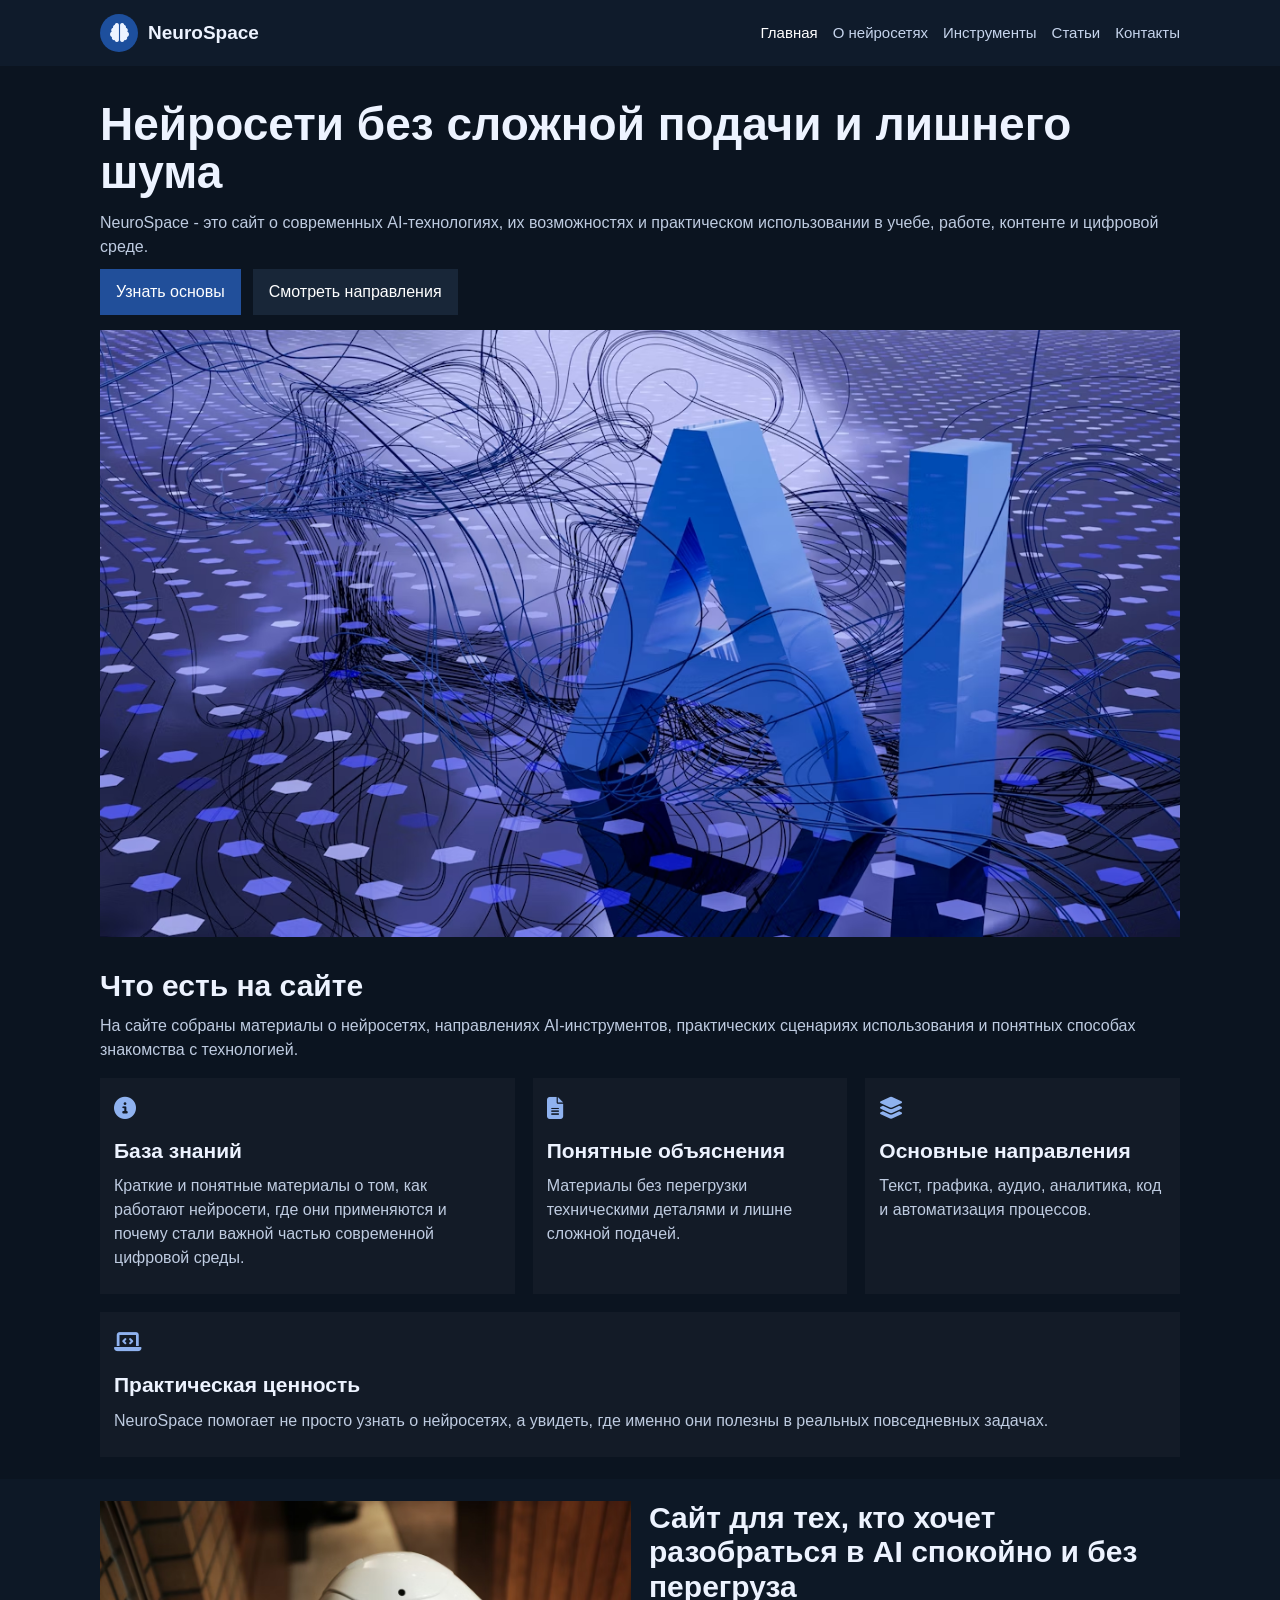
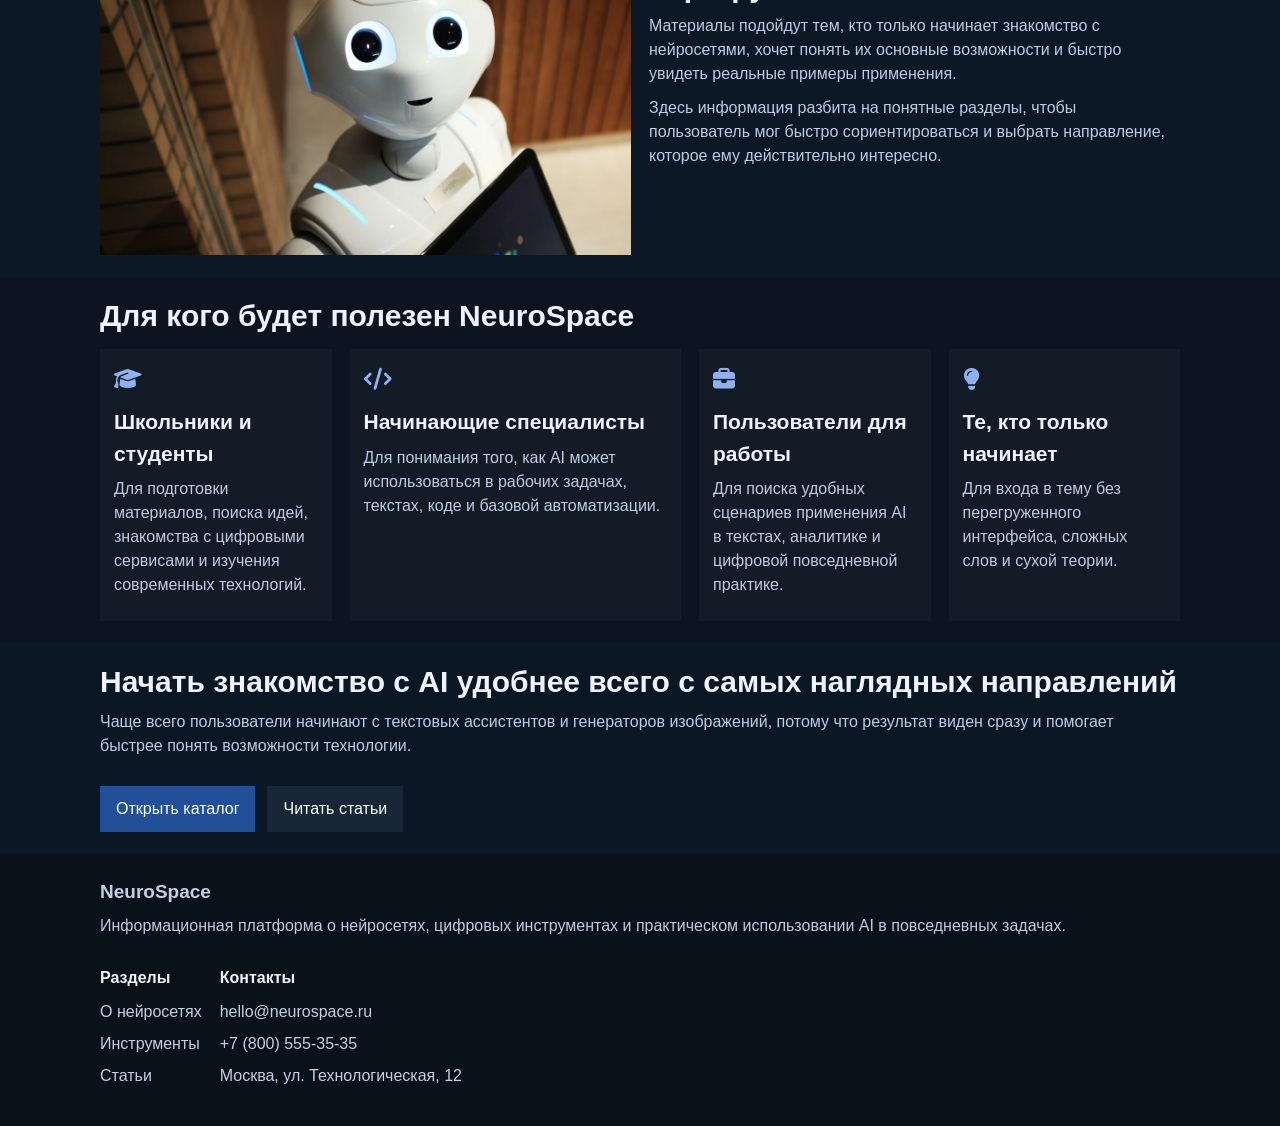
<file: index.html>
<!DOCTYPE html>
<html lang="ru">
<head>
  <meta charset="UTF-8" />
  <meta name="viewport" content="width=device-width, initial-scale=1.0" />
  <title>NeuroSpace - Мир нейросетей</title>
  <meta name="description" content="Информационный сайт о нейросетях, AI-инструментах и цифровых технологиях." />
  <link rel="preconnect" href="https://fonts.googleapis.com">
  <link rel="preconnect" href="https://fonts.gstatic.com" crossorigin>
  <link href="https://fonts.googleapis.com/css2?family=Manrope:wght@400;500;600;700;800&display=swap" rel="stylesheet">
  <link rel="stylesheet" href="https://cdnjs.cloudflare.com/ajax/libs/font-awesome/6.5.2/css/all.min.css">
  <link rel="stylesheet" href="assets/styles.css" />
</head>
<body>
  <header class="shapka-sayta">
    <div class="obolochka nav">
      <a class="logo" href="index.html">
        <span class="znak-logo"><i class="fa-solid fa-brain"></i></span>
        <span class="tekst-logo">NeuroSpace</span>
      </a>

      <button class="menu-knopka">
        <i class="fa-solid fa-bars"></i>
      </button>

      <nav class="ssylki-navigacii">
        <a class="active" href="index.html">Главная</a>
        <a href="about.html">О нейросетях</a>
        <a href="tools.html">Инструменты</a>
        <a href="articles.html">Статьи</a>
        <a href="contacts.html">Контакты</a>
      </nav>
    </div>
  </header>

  <div>
<div class="glavnyy-ekran glavnyy-ekran-dom">
  <div class="obolochka dom-verh-ryad">
    <div class="dom-verh-levo">
      <div class="zag-prosto">
        <h1>Нейросети без сложной подачи и лишнего шума</h1>
      </div>
      <p>
        NeuroSpace - это сайт о современных AI-технологиях, их возможностях
        и практическом использовании в учебе, работе, контенте и цифровой среде.
      </p>
      <div class="deystviya-verha">
        <a class="knopka knopka-glavnaya" href="about.html">Узнать основы</a>
        <a class="knopka knopka-vtoraya" href="tools.html">Смотреть направления</a>
      </div>
      <div class="dom-verh-pravo">
        <img src="./img/photo-1677442136019-21780ecad995.avif">
      </div>
    </div>
  </div>
</div>

    <div class="razdel">
      <div class="obolochka">
        <div class="zagolovok-razdela drugoy-zagolovok">
          <h2>Что есть на сайте</h2>
          <p class="vstup-razdela">
            На сайте собраны материалы о нейросетях, направлениях AI-инструментов,
            практических сценариях использования и понятных способах знакомства с технологией.
          </p>
        </div>

        <div class="osobennosti-ryad">
          <div class="osobennost-kartochka osobennost-glavnaya">
            <div class="ikonka-bloka"><i class="fa-solid fa-circle-info"></i></div>
            <h3>База знаний</h3>
            <p>
              Краткие и понятные материалы о том, как работают нейросети,
              где они применяются и почему стали важной частью современной цифровой среды.
            </p>
          </div>

          <div class="osobennost-kartochka">
            <div class="ikonka-bloka"><i class="fa-solid fa-file-lines"></i></div>
            <h3>Понятные объяснения</h3>
            <p>Материалы без перегрузки техническими деталями и лишне сложной подачей.</p>
          </div>

          <div class="osobennost-kartochka">
            <div class="ikonka-bloka"><i class="fa-solid fa-layer-group"></i></div>
            <h3>Основные направления</h3>
            <p>Текст, графика, аудио, аналитика, код и автоматизация процессов.</p>
          </div>

          <div class="osobennost-kartochka osobennost-shirokaya">
            <div class="ikonka-bloka"><i class="fa-solid fa-laptop-code"></i></div>
            <h3>Практическая ценность</h3>
            <p>
              NeuroSpace помогает не просто узнать о нейросетях, а увидеть,
              где именно они полезны в реальных повседневных задачах.
            </p>
          </div>
        </div>
      </div>
    </div>

    <div class="razdel razdel-temnee">
      <div class="obolochka razdel-na-dve">
        <div class="dve-chasti-foto">
          <img src="./img/photo-1485827404703-89b55fcc595e.avif" alt="Современные технологии">
        </div>

        <div class="dve-chasti-tekst">
          <h2>Сайт для тех, кто хочет разобраться в AI спокойно и без перегруза</h2>
          <p>
            Материалы подойдут тем, кто только начинает знакомство с нейросетями,
            хочет понять их основные возможности и быстро увидеть реальные примеры применения.
          </p>
          <p>
            Здесь информация разбита на понятные разделы, чтобы пользователь мог быстро
            сориентироваться и выбрать направление, которое ему действительно интересно.
          </p>
        </div>
      </div>
    </div>

    <div class="razdel">
      <div class="obolochka">
        <div class="zagolovok-razdela drugoy-zagolovok">
          <h2>Для кого будет полезен NeuroSpace</h2>
        </div>

        <div class="dlya-kogo-ryad">
          <div class="dlya-kogo-kartochka">
            <div class="ikonka-auditorii"><i class="fa-solid fa-graduation-cap"></i></div>
            <h3>Школьники и студенты</h3>
            <p>Для подготовки материалов, поиска идей, знакомства с цифровыми сервисами и изучения современных технологий.</p>
          </div>

          <div class="dlya-kogo-kartochka dlya-kogo-shirokaya">
            <div class="ikonka-auditorii"><i class="fa-solid fa-code"></i></div>
            <h3>Начинающие специалисты</h3>
            <p>Для понимания того, как AI может использоваться в рабочих задачах, текстах, коде и базовой автоматизации.</p>
          </div>

          <div class="dlya-kogo-kartochka">
            <div class="ikonka-auditorii"><i class="fa-solid fa-briefcase"></i></div>
            <h3>Пользователи для работы</h3>
            <p>Для поиска удобных сценариев применения AI в текстах, аналитике и цифровой повседневной практике.</p>
          </div>

          <div class="dlya-kogo-kartochka">
            <div class="ikonka-auditorii"><i class="fa-solid fa-lightbulb"></i></div>
            <h3>Те, кто только начинает</h3>
            <p>Для входа в тему без перегруженного интерфейса, сложных слов и сухой теории.</p>
          </div>
        </div>
      </div>
    </div>

    <div class="razdel razdel-myagkiy">
      <div class="obolochka prizyv-panel">
        <div>
          <h2>Начать знакомство с AI удобнее всего с самых наглядных направлений</h2>
          <p class="tihiy-tekst">
            Чаще всего пользователи начинают с текстовых ассистентов и генераторов изображений,
            потому что результат виден сразу и помогает быстрее понять возможности технологии.
          </p>
        </div>

        <div class="cta-actions">
          <a class="knopka knopka-glavnaya" href="tools.html">Открыть каталог</a>
          <a class="knopka knopka-vtoraya" href="articles.html">Читать статьи</a>
        </div>
      </div>
    </div>
  </div>

  <div class="podval-sayta">
    <div class="obolochka podval-ryad">
      <div>
        <a class="logo logo-v-podvale" href="index.html">
          <span class="tekst-logo">NeuroSpace</span>
        </a>
        <p>Информационная платформа о нейросетях, цифровых инструментах и практическом использовании AI в повседневных задачах.</p>
      </div>

      <div>
        <h4>Разделы</h4>
        <a href="about.html">О нейросетях</a>
        <a href="tools.html">Инструменты</a>
        <a href="articles.html">Статьи</a>
      </div>

      <div>
        <h4>Контакты</h4>
        <a href="mailto:hello@neurospace.ru">hello@neurospace.ru</a>
        <a href="tel:+78005553535">+7 (800) 555-35-35</a>
        <span>Москва, ул. Технологическая, 12</span>
      </div>
    </div>
  </div>

  <script src="assets/script.js"></script>
</body>
</html>
</file>
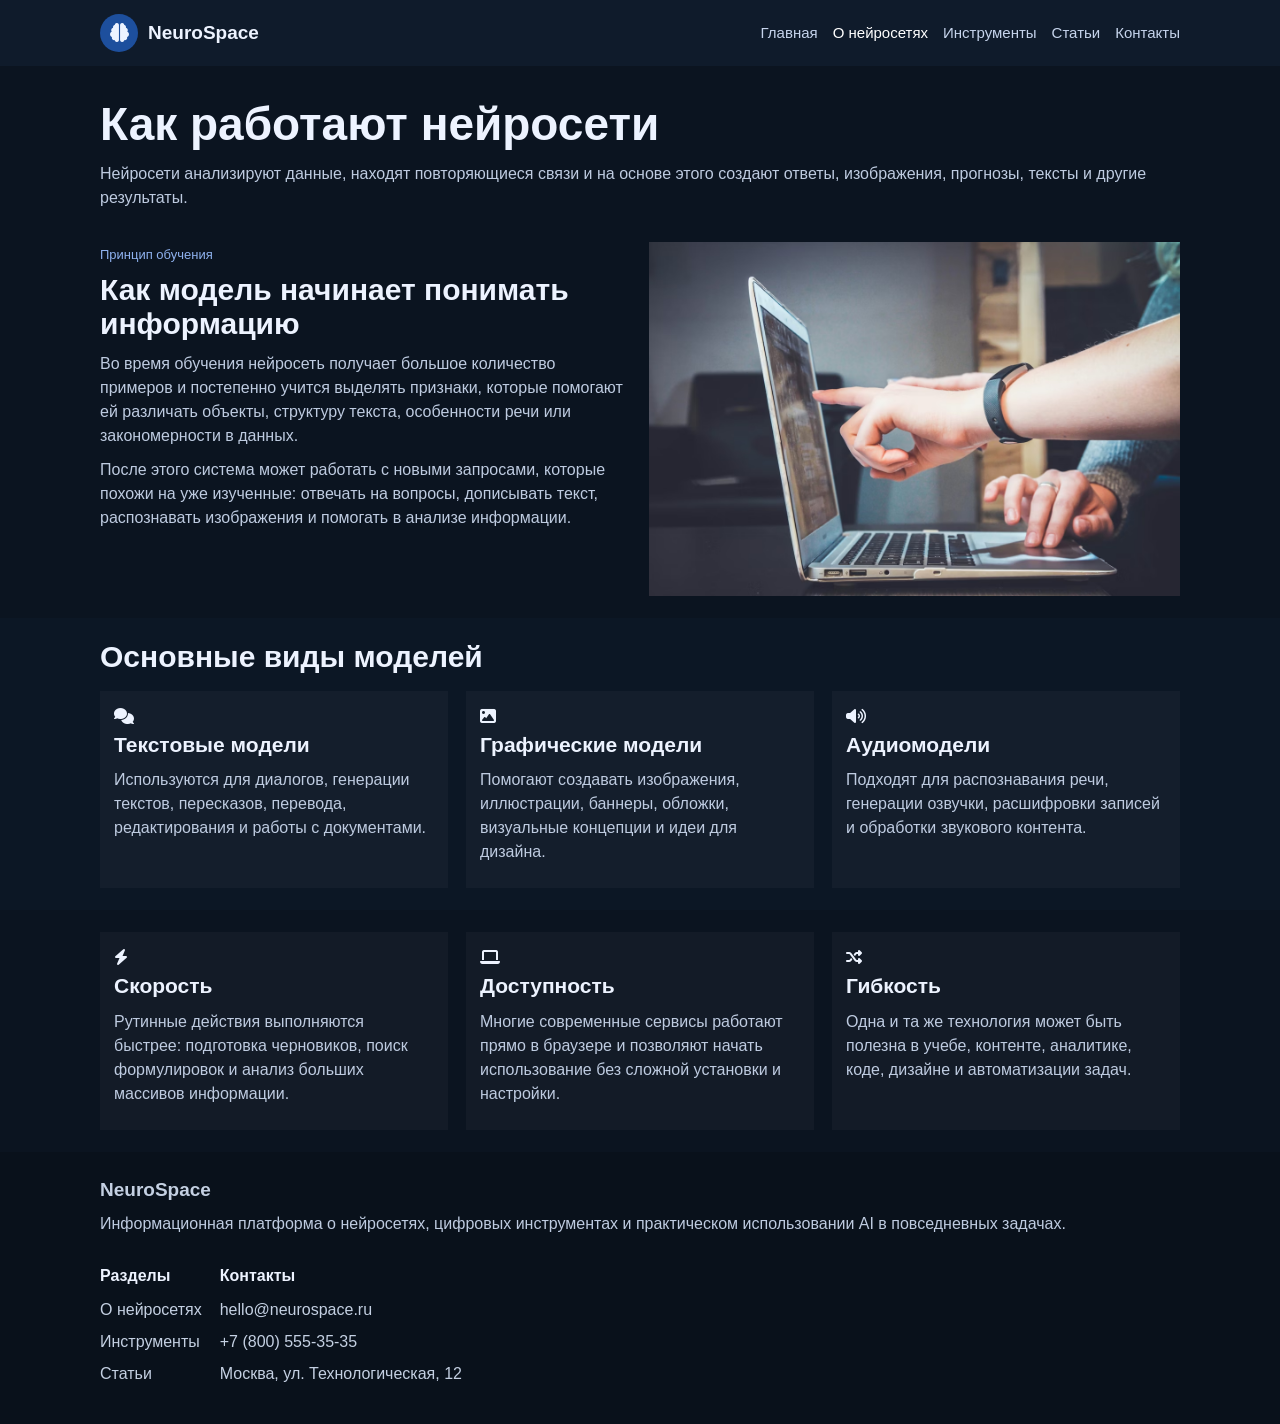
<file: about.html>
<!DOCTYPE html>
<html lang="ru">
<head>
  <meta charset="UTF-8" />
  <meta name="viewport" content="width=device-width, initial-scale=1.0" />
  <title>О нейросетях - NeuroSpace</title>
  <link rel="preconnect" href="https://fonts.googleapis.com">
  <link rel="preconnect" href="https://fonts.gstatic.com" crossorigin>
  <link href="https://fonts.googleapis.com/css2?family=Manrope:wght@400;500;600;700;800&display=swap" rel="stylesheet">
  <link rel="stylesheet" href="https://cdnjs.cloudflare.com/ajax/libs/font-awesome/6.5.2/css/all.min.css">
  <link rel="stylesheet" href="assets/styles.css" />
</head>
<body>
  <header class="shapka-sayta">
    <div class="obolochka nav">
      <a class="logo" href="index.html">
        <span class="znak-logo"><i class="fa-solid fa-brain"></i></span>
        <span>NeuroSpace</span>
      </a>

      <button class="menu-knopka">
        <i class="fa-solid fa-bars"></i>
      </button>

      <nav class="ssylki-navigacii">
        <a href="index.html">Главная</a>
        <a class="active" href="about.html">О нейросетях</a>
        <a href="tools.html">Инструменты</a>
        <a href="articles.html">Статьи</a>
        <a href="contacts.html">Контакты</a>
      </nav>
    </div>
  </header>

  <div>
    <div class="verh-stranicy kompakt-verh">
      <div class="obolochka">
        <div class="zag-prosto"><h1>Как работают нейросети</h1></div>
        <p>
          Нейросети анализируют данные, находят повторяющиеся связи и на основе
          этого создают ответы, изображения, прогнозы, тексты и другие результаты.
        </p>
      </div>
    </div>

    <div class="razdel">
      <div class="obolochka sdvinutyy-blok">
        <div class="sdvinutyy-tekst">
          <span class="meloch-nad-zagolovkom">Принцип обучения</span>
          <h2>Как модель начинает понимать информацию</h2>
          <p>
            Во время обучения нейросеть получает большое количество примеров и постепенно
            учится выделять признаки, которые помогают ей различать объекты, структуру текста,
            особенности речи или закономерности в данных.
          </p>
          <p>
            После этого система может работать с новыми запросами, которые похожи на уже изученные:
            отвечать на вопросы, дописывать текст, распознавать изображения и помогать в анализе информации.
          </p>
        </div>

        <div class="sdvinutaya-kartinka">
          <img src="./img/photo-1516321318423-f06f85e504b3.avif" alt="Цифровые технологии">
        </div>
      </div>
    </div>

    <div class="razdel razdel-myagkiy">
      <div class="obolochka">
        <div class="zagolovok-razdela drugoy-zagolovok">
          <h2>Основные виды моделей</h2>
        </div>

        <div class="prostye-kartochki">
          <div class="prostaya-kartochka akcent-sleva">
            <i class="fa-solid fa-comments"></i>
            <div>
              <h3>Текстовые модели</h3>
              <p>Используются для диалогов, генерации текстов, пересказов, перевода, редактирования и работы с документами.</p>
            </div>
          </div>

          <div class="prostaya-kartochka akcent-po-centru">
            <i class="fa-solid fa-image"></i>
            <div>
              <h3>Графические модели</h3>
              <p>Помогают создавать изображения, иллюстрации, баннеры, обложки, визуальные концепции и идеи для дизайна.</p>
            </div>
          </div>

          <div class="prostaya-kartochka akcent-sprava">
            <i class="fa-solid fa-volume-high"></i>
            <div>
              <h3>Аудиомодели</h3>
              <p>Подходят для распознавания речи, генерации озвучки, расшифровки записей и обработки звукового контента.</p>
            </div>
          </div>
        </div>
      </div>
    </div>

    <div class="razdel">
      <div class="obolochka nerovnye-kartochki">
        <div class="nerovnaya-kartochka">
          <i class="fa-solid fa-bolt"></i>
          <h3>Скорость</h3>
          <p>Рутинные действия выполняются быстрее: подготовка черновиков, поиск формулировок и анализ больших массивов информации.</p>
        </div>

        <div class="nerovnaya-kartochka shirokaya-kartochka">
          <i class="fa-solid fa-laptop"></i>
          <h3>Доступность</h3>
          <p>Многие современные сервисы работают прямо в браузере и позволяют начать использование без сложной установки и настройки.</p>
        </div>

        <div class="nerovnaya-kartochka">
          <i class="fa-solid fa-shuffle"></i>
          <h3>Гибкость</h3>
          <p>Одна и та же технология может быть полезна в учебе, контенте, аналитике, коде, дизайне и автоматизации задач.</p>
        </div>
      </div>
    </div>
  </div>

  <div class="podval-sayta">
    <div class="obolochka podval-ryad">
      <div>
        <a class="logo logo-v-podvale" href="index.html">
          <span>NeuroSpace</span>
        </a>
        <p>Информационная платформа о нейросетях, цифровых инструментах и практическом использовании AI в повседневных задачах.</p>
      </div>

      <div>
        <h4>Разделы</h4>
        <a href="about.html">О нейросетях</a>
        <a href="tools.html">Инструменты</a>
        <a href="articles.html">Статьи</a>
      </div>

      <div>
        <h4>Контакты</h4>
        <a href="mailto:hello@neurospace.ru">hello@neurospace.ru</a>
        <a href="tel:+78005553535">+7 (800) 555-35-35</a>
        <span>Москва, ул. Технологическая, 12</span>
      </div>
    </div>
  </div>

  <script src="assets/script.js"></script>
</body>
</html>
</file>
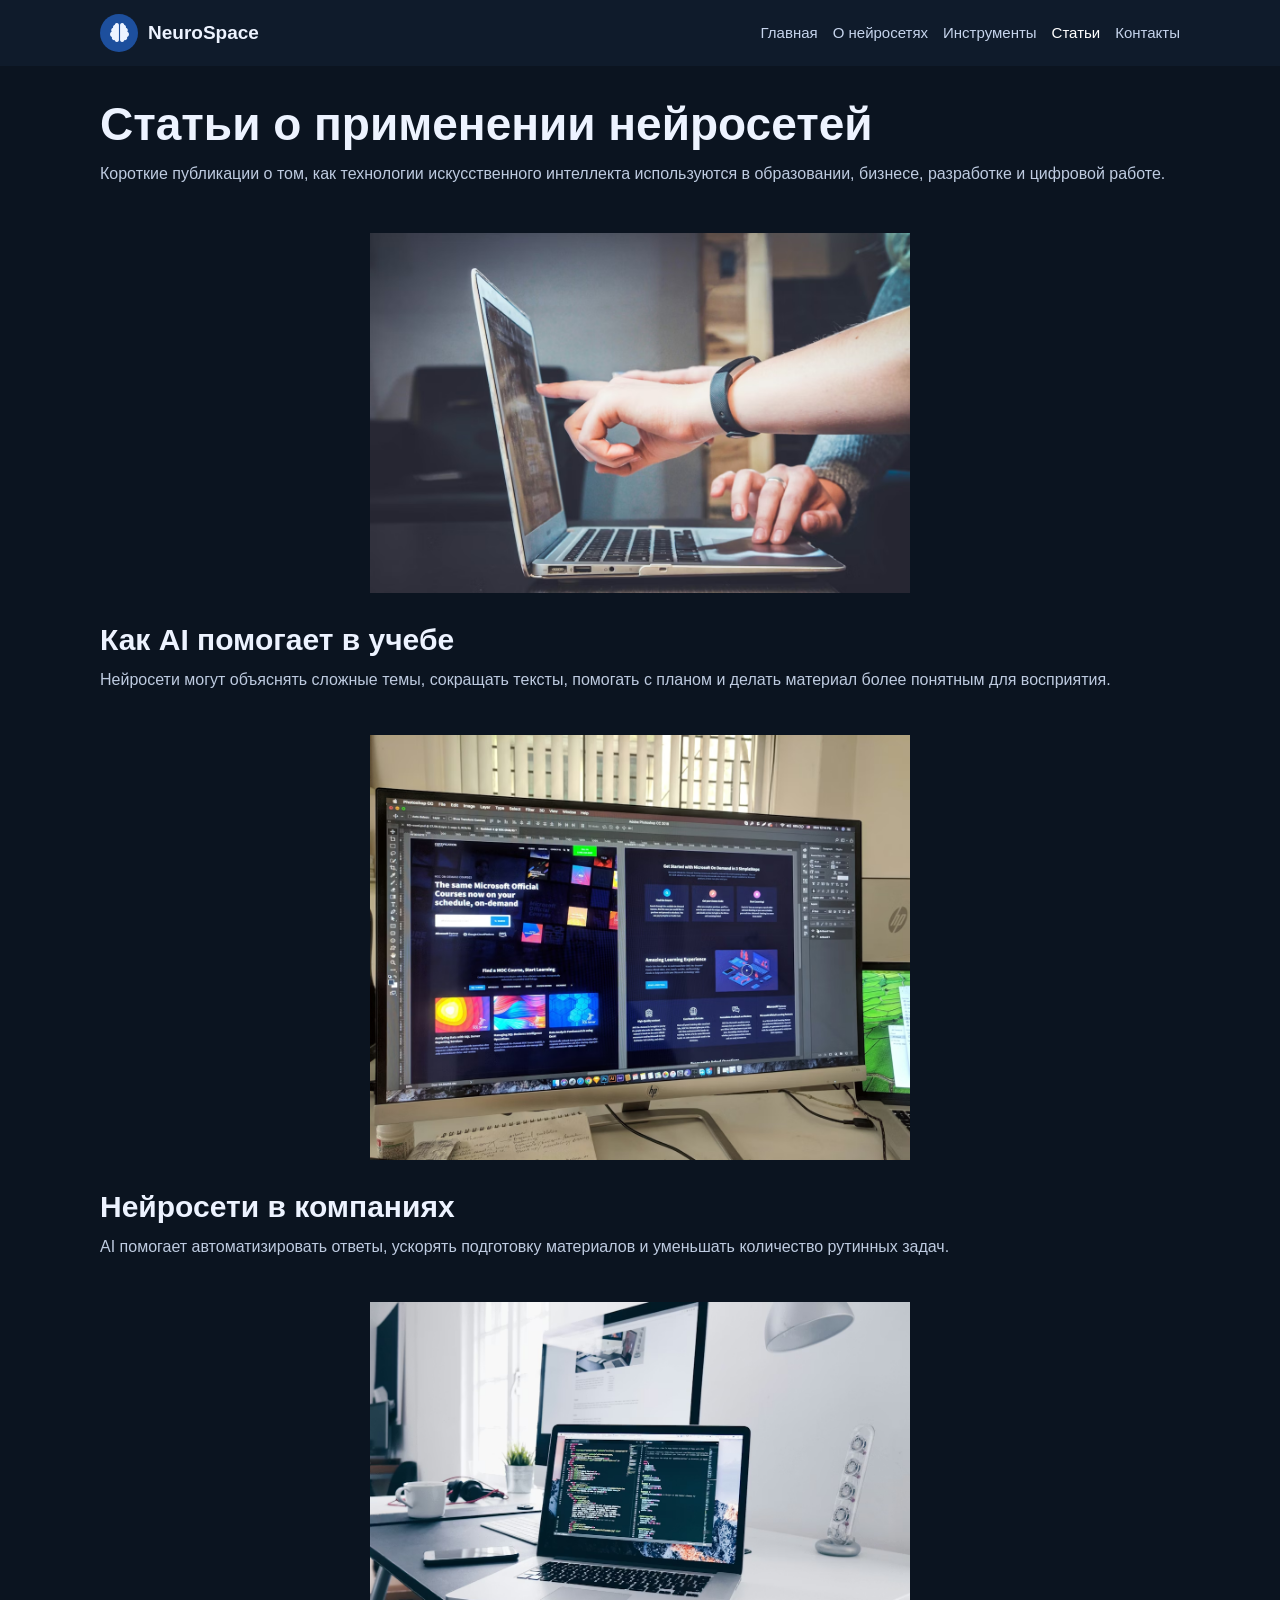
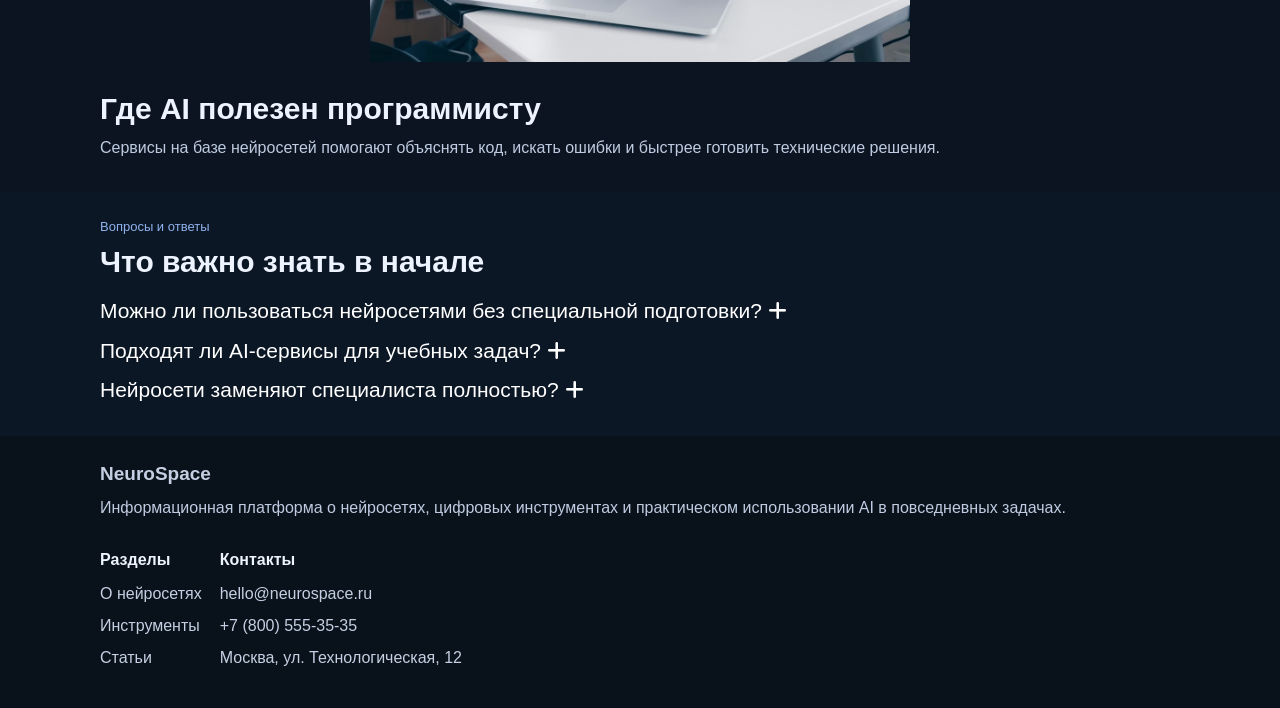
<file: articles.html>
<!DOCTYPE html>
<html lang="ru">
<head>
  <meta charset="UTF-8" />
  <meta name="viewport" content="width=device-width, initial-scale=1.0" />
  <title>Статьи - NeuroSpace</title>
  <link rel="preconnect" href="https://fonts.googleapis.com">
  <link rel="preconnect" href="https://fonts.gstatic.com" crossorigin>
  <link href="https://fonts.googleapis.com/css2?family=Manrope:wght@400;500;600;700;800&display=swap" rel="stylesheet">
  <link rel="stylesheet" href="https://cdnjs.cloudflare.com/ajax/libs/font-awesome/6.5.2/css/all.min.css">
  <link rel="stylesheet" href="assets/styles.css" />
</head>
<body>
  <header class="shapka-sayta">
    <div class="obolochka nav">
      <a class="logo" href="index.html">
        <span class="znak-logo"><i class="fa-solid fa-brain"></i></span>
        <span>NeuroSpace</span>
      </a>

      <button class="menu-knopka">
        <i class="fa-solid fa-bars"></i>
      </button>

      <nav class="ssylki-navigacii">
        <a href="index.html">Главная</a>
        <a href="about.html">О нейросетях</a>
        <a href="tools.html">Инструменты</a>
        <a class="active" href="articles.html">Статьи</a>
        <a href="contacts.html">Контакты</a>
      </nav>
    </div>
  </header>

  <div>
    <div class="verh-stranicy kompakt-verh">
      <div class="obolochka">
        <div class="zag-prosto"><h1>Статьи о применении нейросетей</h1></div>
        <p>
          Короткие публикации о том, как технологии искусственного интеллекта
          используются в образовании, бизнесе, разработке и цифровой работе.
        </p>
      </div>
    </div>

    <div class="razdel">
      <div class="obolochka potok-statey">
        <div class="statya-kartochka statya-glavnaya">
          <div class="kartinka-stati">
            <img src="./img/photo-1516321318423-f06f85e504b3.avif" alt="AI в образовании">
          </div>
          <div class="tekst-stati">
            <h2>Как AI помогает в учебе</h2>
            <p>Нейросети могут объяснять сложные темы, сокращать тексты, помогать с планом и делать материал более понятным для восприятия.</p>
          </div>
        </div>

        <div class="ryad-statey">
          <div class="statya-kartochka">
            <div class="kartinka-stati">
              <img src="./img/photo-1559028012-481c04fa702d.avif" alt="AI в бизнесе">
            </div>
            <div class="tekst-stati">
              <h3>Нейросети в компаниях</h3>
              <p>AI помогает автоматизировать ответы, ускорять подготовку материалов и уменьшать количество рутинных задач.</p>
            </div>
          </div>

          <div class="statya-kartochka">
            <div class="kartinka-stati">
              <img src="./img/photo-1498050108023-c5249f4df085.avif" alt="AI и разработка">
            </div>
            <div class="tekst-stati">
              <h3>Где AI полезен программисту</h3>
              <p>Сервисы на базе нейросетей помогают объяснять код, искать ошибки и быстрее готовить технические решения.</p>
            </div>
          </div>
        </div>
      </div>
    </div>

    <div class="razdel razdel-myagkiy">
      <div class="obolochka voprosy-obolochka">
        <div class="zagolovok-razdela drugoy-zagolovok">
          <span class="meloch-nad-zagolovkom">Вопросы и ответы</span>
          <h2>Что важно знать в начале</h2>
        </div>

        <div class="spisok-voprosov">
          <div class="vopros-odin">
            <button class="vopros-knopka">
              Можно ли пользоваться нейросетями без специальной подготовки?
              <i class="fa-solid fa-plus"></i>
            </button>
            <div class="vopros-otvet">
              <p>Да, многие современные сервисы рассчитаны на обычных пользователей и имеют простой интерфейс, где достаточно ввести запрос обычным языком.</p>
            </div>
          </div>

          <div class="vopros-odin">
            <button class="vopros-knopka">
              Подходят ли AI-сервисы для учебных задач?
              <i class="fa-solid fa-plus"></i>
            </button>
            <div class="vopros-otvet">
              <p>Они хорошо подходят для поиска идей, подготовки структуры, пересказов и объяснения сложных тем, но итоговую информацию всегда стоит проверять.</p>
            </div>
          </div>

          <div class="vopros-odin">
            <button class="vopros-knopka">
              Нейросети заменяют специалиста полностью?
              <i class="fa-solid fa-plus"></i>
            </button>
            <div class="vopros-otvet">
              <p>Нет, чаще всего это инструмент ускорения работы. Смысловая точность, финальная проверка и ответственность остаются за человеком.</p>
            </div>
          </div>
        </div>
      </div>
    </div>
  </div>

  <div class="podval-sayta">
    <div class="obolochka podval-ryad">
      <div>
        <a class="logo logo-v-podvale" href="index.html">
          <span>NeuroSpace</span>
        </a>
        <p>Информационная платформа о нейросетях, цифровых инструментах и практическом использовании AI в повседневных задачах.</p>
      </div>

      <div>
        <h4>Разделы</h4>
        <a href="about.html">О нейросетях</a>
        <a href="tools.html">Инструменты</a>
        <a href="articles.html">Статьи</a>
      </div>

      <div>
        <h4>Контакты</h4>
        <a href="mailto:hello@neurospace.ru">hello@neurospace.ru</a>
        <a href="tel:+78005553535">+7 (800) 555-35-35</a>
        <span>Москва, ул. Технологическая, 12</span>
      </div>
    </div>
  </div>

  <script src="assets/script.js"></script>
</body>
</html>
</file>
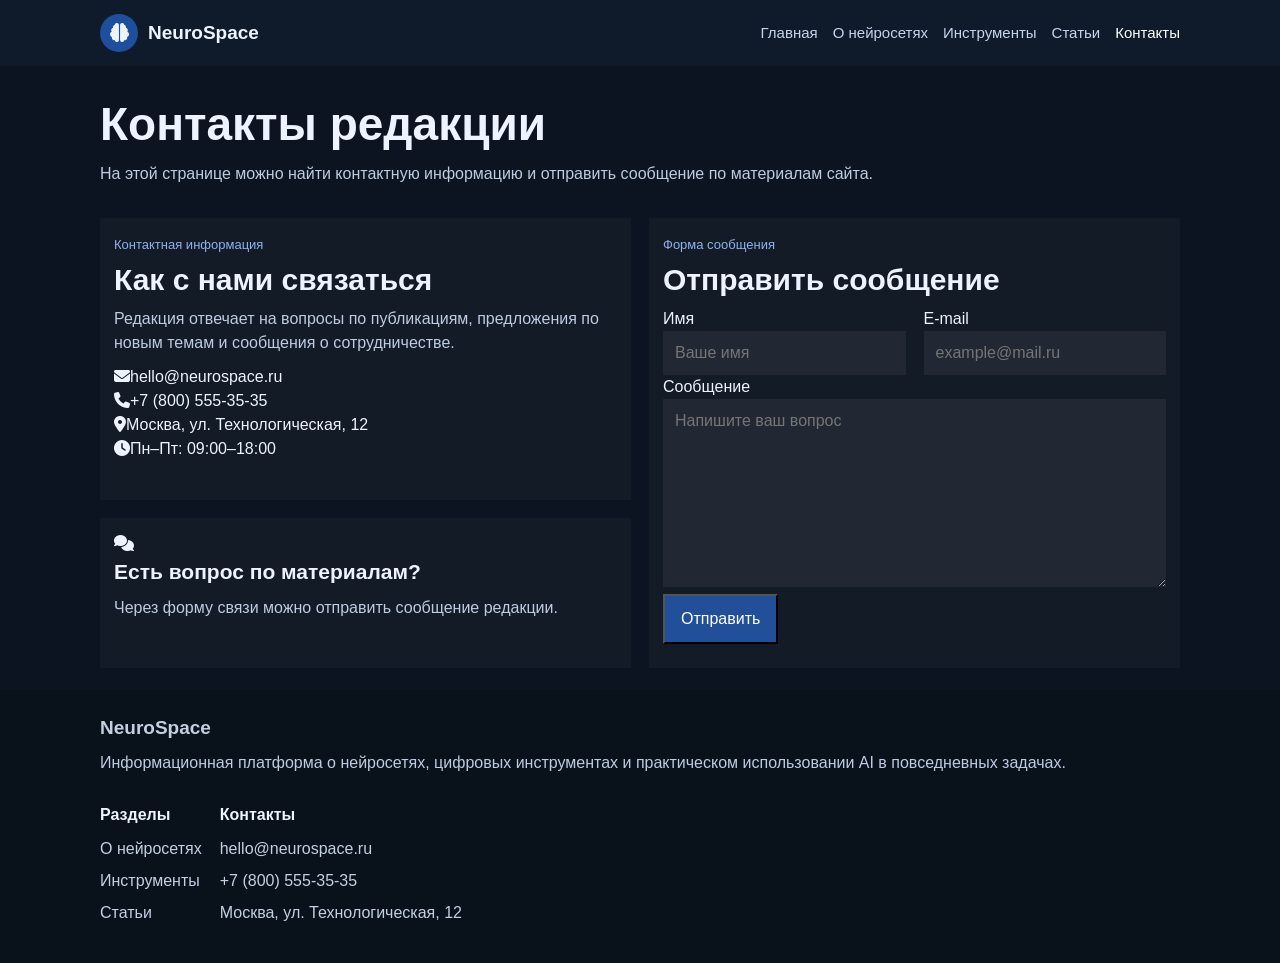
<file: contacts.html>
<!DOCTYPE html>
<html lang="ru">
<head>
  <meta charset="UTF-8" />
  <meta name="viewport" content="width=device-width, initial-scale=1.0" />
  <title>Контакты - NeuroSpace</title>
  <link rel="preconnect" href="https://fonts.googleapis.com">
  <link rel="preconnect" href="https://fonts.gstatic.com" crossorigin>
  <link href="https://fonts.googleapis.com/css2?family=Manrope:wght@400;500;600;700;800&display=swap" rel="stylesheet">
  <link rel="stylesheet" href="https://cdnjs.cloudflare.com/ajax/libs/font-awesome/6.5.2/css/all.min.css">
  <link rel="stylesheet" href="assets/styles.css" />
</head>
<body>
  <header class="shapka-sayta">
    <div class="obolochka nav">
      <a class="logo" href="index.html">
        <span class="znak-logo"><i class="fa-solid fa-brain"></i></span>
        <span class="tekst-logo">NeuroSpace</span>
      </a>

      <button class="menu-knopka">
        <i class="fa-solid fa-bars"></i>
      </button>

      <nav class="ssylki-navigacii">
        <a href="index.html">Главная</a>
        <a href="about.html">О нейросетях</a>
        <a href="tools.html">Инструменты</a>
        <a href="articles.html">Статьи</a>
        <a class="active" href="contacts.html">Контакты</a>
      </nav>
    </div>
  </header>

  <div>
    <div class="verh-stranicy kompakt-verh">
      <div class="obolochka">
        <div class="zag-prosto"><h1>Контакты редакции</h1></div>
        <p>На этой странице можно найти контактную информацию и отправить сообщение по материалам сайта.</p>
      </div>
    </div>

    <div class="razdel">
      <div class="obolochka kontakty-ryad kontakty-prostye">
        <div class="kontakty-glavnoe">
          <div class="kontakty-blok kontakty-info">
            <span class="meloch-nad-zagolovkom">Контактная информация</span>
            <h2>Как с нами связаться</h2>
            <p>Редакция отвечает на вопросы по публикациям, предложения по новым темам и сообщения о сотрудничестве.</p>

            <div class="stroki-kontaktov">
              <div><i class="fa-solid fa-envelope"></i><span>hello@neurospace.ru</span></div>
              <div><i class="fa-solid fa-phone"></i><span>+7 (800) 555-35-35</span></div>
              <div><i class="fa-solid fa-location-dot"></i><span>Москва, ул. Технологическая, 12</span></div>
              <div><i class="fa-solid fa-clock"></i><span>Пн–Пт: 09:00–18:00</span></div>
            </div>
          </div>

          <div class="kontakty-blok kontakty-mini">
            <i class="fa-solid fa-comments"></i>
            <div>
              <h3>Есть вопрос по материалам?</h3>
              <p>Через форму связи можно отправить сообщение редакции.</p>
            </div>
          </div>
        </div>

        <form class="kontakty-blok forma-prostaya" id="forma-svyazi">
          <span class="meloch-nad-zagolovkom">Форма сообщения</span>
          <h2>Отправить сообщение</h2>

          <div class="form-grid">
            <div class="form-group">
              <label for="name">Имя</label>
              <input id="imya" type="text" placeholder="Ваше имя" required>
            </div>

            <div class="form-group">
              <label for="email">E-mail</label>
              <input id="pochta" type="email" placeholder="example@mail.ru" required>
            </div>
          </div>

          <div class="form-group">
            <label for="message">Сообщение</label>
            <textarea id="soobshenie" rows="7" placeholder="Напишите ваш вопрос" required></textarea>
          </div>

          <button class="knopka knopka-glavnaya" type="submit">Отправить</button>
          <p class="form-note" id="otvet-formy"></p>
        </form>
      </div>
    </div>
  </div>

  <div class="podval-sayta">
    <div class="obolochka podval-ryad">
      <div>
        <a class="logo logo-v-podvale" href="index.html">
          <span class="tekst-logo">NeuroSpace</span>
        </a>
        <p>Информационная платформа о нейросетях, цифровых инструментах и практическом использовании AI в повседневных задачах.</p>
      </div>

      <div>
        <h4>Разделы</h4>
        <a href="about.html">О нейросетях</a>
        <a href="tools.html">Инструменты</a>
        <a href="articles.html">Статьи</a>
      </div>

      <div>
        <h4>Контакты</h4>
        <a href="mailto:hello@neurospace.ru">hello@neurospace.ru</a>
        <a href="tel:+78005553535">+7 (800) 555-35-35</a>
        <span>Москва, ул. Технологическая, 12</span>
      </div>
    </div>
  </div>

  <script src="assets/script.js"></script>
</body>
</html>
</file>
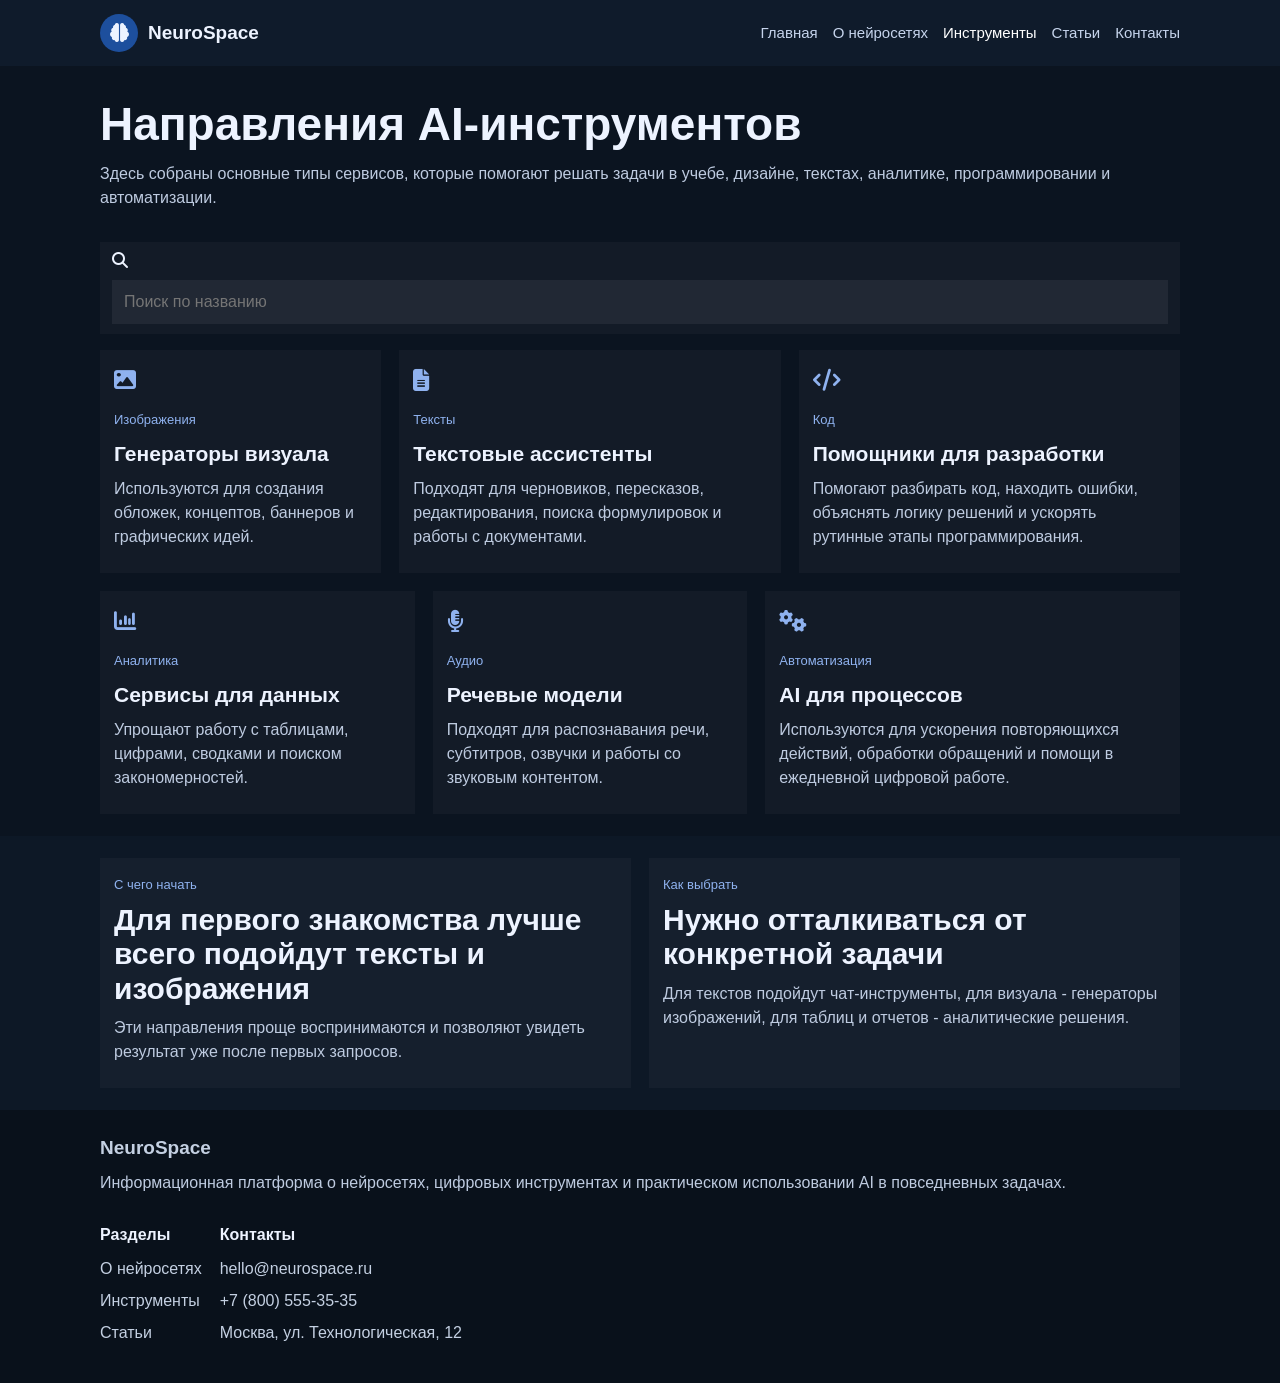
<file: tools.html>
<!DOCTYPE html>
<html lang="ru">
<head>
  <meta charset="UTF-8" />
  <meta name="viewport" content="width=device-width, initial-scale=1.0" />
  <title>Инструменты - NeuroSpace</title>
  <link rel="preconnect" href="https://fonts.googleapis.com">
  <link rel="preconnect" href="https://fonts.gstatic.com" crossorigin>
  <link href="https://fonts.googleapis.com/css2?family=Manrope:wght@400;500;600;700;800&display=swap" rel="stylesheet">
  <link rel="stylesheet" href="https://cdnjs.cloudflare.com/ajax/libs/font-awesome/6.5.2/css/all.min.css">
  <link rel="stylesheet" href="assets/styles.css" />
</head>
<body>
  <header class="shapka-sayta">
    <div class="obolochka nav">
      <a class="logo" href="index.html">
        <span class="znak-logo"><i class="fa-solid fa-brain"></i></span>
        <span class="tekst-logo">NeuroSpace</span>
      </a>

      <button class="menu-knopka">
        <i class="fa-solid fa-bars"></i>
      </button>

      <nav class="ssylki-navigacii">
        <a href="index.html">Главная</a>
        <a href="about.html">О нейросетях</a>
        <a class="active" href="tools.html">Инструменты</a>
        <a href="articles.html">Статьи</a>
        <a href="contacts.html">Контакты</a>
      </nav>
    </div>
  </header>

  <div>
    <div class="verh-stranicy kompakt-verh">
      <div class="obolochka">
        <div class="zag-prosto"><h1>Направления AI-инструментов</h1></div>
        <p>
          Здесь собраны основные типы сервисов, которые помогают решать задачи
          в учебе, дизайне, текстах, аналитике, программировании и автоматизации.
        </p>
      </div>
    </div>

    <div class="razdel">
      <div class="obolochka">
        <div class="poisk-blok poisk-prostoy">
          <i class="fa-solid fa-magnifying-glass"></i>
          <input id="poisk-nazvaniya" type="text" placeholder="Поиск по названию">
        </div>

        <div class="instrumenty-ryad">
          <div class="instrument-kartochka" data-name="изображения графика баннер дизайн иллюстрации">
            <div class="instrument-ikonka"><i class="fa-solid fa-image"></i></div>
            <span class="metka-instrumenta">Изображения</span>
            <h3>Генераторы визуала</h3>
            <p>Используются для создания обложек, концептов, баннеров и графических идей.</p>
          </div>

          <div class="instrument-kartochka instrument-shirokiy" data-name="генерация текста чат помощник статьи документы">
            <div class="instrument-ikonka"><i class="fa-solid fa-file-lines"></i></div>
            <span class="metka-instrumenta">Тексты</span>
            <h3>Текстовые ассистенты</h3>
            <p>Подходят для черновиков, пересказов, редактирования, поиска формулировок и работы с документами.</p>
          </div>

          <div class="instrument-kartochka instrument-shirokiy" data-name="код программирование разработка js html python csharp">
            <div class="instrument-ikonka"><i class="fa-solid fa-code"></i></div>
            <span class="metka-instrumenta">Код</span>
            <h3>Помощники для разработки</h3>
            <p>Помогают разбирать код, находить ошибки, объяснять логику решений и ускорять рутинные этапы программирования.</p>
          </div>

          <div class="instrument-kartochka" data-name="анализ таблицы данные отчеты цифры аналитика">
            <div class="instrument-ikonka"><i class="fa-solid fa-chart-column"></i></div>
            <span class="metka-instrumenta">Аналитика</span>
            <h3>Сервисы для данных</h3>
            <p>Упрощают работу с таблицами, цифрами, сводками и поиском закономерностей.</p>
          </div>

          <div class="instrument-kartochka" data-name="аудио голос распознавание звук субтитры">
            <div class="instrument-ikonka"><i class="fa-solid fa-microphone-lines"></i></div>
            <span class="metka-instrumenta">Аудио</span>
            <h3>Речевые модели</h3>
            <p>Подходят для распознавания речи, субтитров, озвучки и работы со звуковым контентом.</p>
          </div>

          <div class="instrument-kartochka instrument-shirokiy" data-name="автоматизация бизнес процессы crm почта заявки">
            <div class="instrument-ikonka"><i class="fa-solid fa-gears"></i></div>
            <span class="metka-instrumenta">Автоматизация</span>
            <h3>AI для процессов</h3>
            <p>Используются для ускорения повторяющихся действий, обработки обращений и помощи в ежедневной цифровой работе.</p>
          </div>
        </div>
      </div>
    </div>

    <div class="razdel razdel-temnee">
      <div class="obolochka prostye-paneli">
        <div class="prostaya-panel">
          <span class="meloch-nad-zagolovkom">С чего начать</span>
          <h2>Для первого знакомства лучше всего подойдут тексты и изображения</h2>
          <p>Эти направления проще воспринимаются и позволяют увидеть результат уже после первых запросов.</p>
        </div>

        <div class="prostaya-panel temnaya">
          <span class="meloch-nad-zagolovkom">Как выбрать</span>
          <h2>Нужно отталкиваться от конкретной задачи</h2>
          <p>Для текстов подойдут чат-инструменты, для визуала - генераторы изображений, для таблиц и отчетов - аналитические решения.</p>
        </div>
      </div>
    </div>
  </div>

  <div class="podval-sayta">
    <div class="obolochka podval-ryad">
      <div>
        <a class="logo logo-v-podvale" href="index.html">
          <span class="tekst-logo">NeuroSpace</span>
        </a>
        <p>Информационная платформа о нейросетях, цифровых инструментах и практическом использовании AI в повседневных задачах.</p>
      </div>

      <div>
        <h4>Разделы</h4>
        <a href="about.html">О нейросетях</a>
        <a href="tools.html">Инструменты</a>
        <a href="articles.html">Статьи</a>
      </div>

      <div>
        <h4>Контакты</h4>
        <a href="mailto:hello@neurospace.ru">hello@neurospace.ru</a>
        <a href="tel:+78005553535">+7 (800) 555-35-35</a>
        <span>Москва, ул. Технологическая, 12</span>
      </div>
    </div>
  </div>

  <script src="assets/script.js"></script>
</body>
</html>
</file>
<file: assets/styles.css>
* {
  box-sizing: border-box;
}

html {
  scroll-behavior: smooth;
}

body {
  margin: 0;
  padding: 0;
  font-family: Arial, sans-serif;
  background: #0b1420;
  color: #edf3ff;
  line-height: 1.5;
}

a {
  color: inherit;
  text-decoration: none;
}

img {
  max-width: 100%;
  display: block;
}

button,
input,
textarea {
  font: inherit;
}

.hidden {
  display: none !important;
}

.obolochka {
  width: calc(100% - 36px);
  max-width: 1080px;
  margin: 0 auto;
}

.shapka-sayta {
  background: #0f1b2b;
  padding: 14px 0;
}


.dom-verh-ryad {
  display: flex;
  flex-direction: column;
}

.dom-verh-pravo img {
  width: 100%;
  margin-top: 15px;
}

.kartinka-stati{
  display: flex;
  justify-content: center;
}

.kartinka-stati img{
  width: 50%;
  margin: 15px 0 30px 0;
}

.nav {
  display: flex;
  align-items: center;
  justify-content: space-between;
  gap: 18px;
}

.logo {
  display: flex;
  align-items: center;
  gap: 10px;
  font-size: 19px;
  font-weight: bold;
}

.znak-logo {
  width: 38px;
  height: 38px;
  border-radius: 50%;
  display: flex;
  align-items: center;
  justify-content: center;
  background: #1d4f9d;
}

.ssylki-navigacii {
  display: flex;
  align-items: center;
  gap: 15px;
  flex-wrap: wrap;
}

.ssylki-navigacii a {
  color: #c6d4ec;
  font-size: 15px;
}

.ssylki-navigacii a.active {
  color: #ffffff;
}

.menu-knopka {
  display: none;
  border: 0;
  background: transparent;
  color: #fff;
  font-size: 22px;
  cursor: pointer;
}

.glavnyy-ekran,
.verh-stranicy {
  padding: 34px 0 10px;
}

.kompakt-verh {
  padding-bottom: 0;
}

.razdel,
.razdel-temnee,
.razdel-myagkiy {
  padding: 22px 0;
}

.dom-verh-ryad,
.osobennosti-ryad,
.razdel-na-dve,
.dlya-kogo-ryad,
.podval-ryad,
.sdvinutyy-blok,
.prostye-kartochki,
.nerovnye-kartochki,
.instrumenty-ryad,
.prostye-paneli,
.kontakty-ryad,
.kontakty-glavnoe,
.form-grid,
.ryad-statey,
.prizyv-panel,
.potok-statey,
.deystviya-verha,
.cta-actions,
.poisk-prostoy {
  display: flex;
  flex-wrap: wrap;
}

.dom-verh-ryad,
.osobennosti-ryad,
.razdel-na-dve,
.dlya-kogo-ryad,
.podval-ryad,
.sdvinutyy-blok,
.prostye-kartochki,
.nerovnye-kartochki,
.instrumenty-ryad,
.prostye-paneli,
.kontakty-ryad,
.kontakty-glavnoe,
.form-grid,
.ryad-statey,
.prizyv-panel,
.potok-statey {
  gap: 18px;
}

.deystviya-verha,
.cta-actions,
.poisk-prostoy {
  gap: 12px;
}

.dom-verh-levo,
.dom-verh-pravo,
.dve-chasti-foto,
.dve-chasti-tekst,
.sdvinutyy-tekst,
.sdvinutaya-kartinka,
.kontakty-glavnoe,
.forma-prostaya,
.kontakty-blok,
.prostaya-panel,
.tekst-stati,
.bok-stati {
  flex: 1 1 320px;
}

.dom-verh-levo h1,
.verh-stranicy h1 {
  margin: 0 0 14px;
  font-size: 46px;
  line-height: 1.05;
  font-weight: bold;
}

.zagolovok-razdela {
  margin-bottom: 16px;
}

.zagolovok-razdela h2,
.dve-chasti-tekst h2,
.sdvinutyy-tekst h2,
.prizyv-panel h2,
.prostaya-panel h2,
.kontakty-blok h2,
.tekst-stati h2,
.tekst-stati h3 {
  margin: 0 0 10px;
  font-size: 30px;
  line-height: 1.15;
}

.osobennost-kartochka h3,
.dlya-kogo-kartochka h3,
.prostaya-kartochka h3,
.nerovnaya-kartochka h3,
.instrument-kartochka h3,
.kontakty-mini h3,
.vopros-knopka,
.tekst-stati h4 {
  margin: 0 0 8px;
  font-size: 21px;
}

.dom-verh-levo p,
.verh-stranicy p,
.vstup-razdela,
.dve-chasti-tekst p,
.sdvinutyy-tekst p,
.osobennost-kartochka p,
.dlya-kogo-kartochka p,
.prostaya-kartochka p,
.nerovnaya-kartochka p,
.instrument-kartochka p,
.prostaya-panel p,
.tekst-stati p,
.kontakty-blok p,
.form-note,
.tihiy-tekst,
.vopros-otvet p,
.podval-sayta p,
.kontakty-mini p,
li {
  margin: 0 0 10px;
  color: #becbe0;
  font-size: 16px;
}

ul {
  padding-left: 18px;
  margin: 0 0 14px;
}

.knopka {
  display: inline-flex;
  align-items: center;
  justify-content: center;
  padding: 11px 16px;
  background: #214f9a;
  color: white;
}

.knopka-vtoraya {
  background: #182638;
}

.verh-panel,
.zametka-verha,
.osobennost-kartochka,
.dlya-kogo-kartochka,
.prostaya-kartochka,
.nerovnaya-kartochka,
.instrument-kartochka,
.prostaya-panel,
.kontakty-mini,
.kontakty-blok,
.forma-prostaya,
.bok-stati,
.vopros-otvet {
  background: rgba(255,255,255,0.03);
  padding: 14px;
}

.glavnaya-panel {
  padding: 10px;
}

.zametka-sverhu {
  max-width: 260px;
  margin-top: 12px;
  margin-left: 30px;
}

.zametka-snizu {
  display: flex;
  gap: 10px;
  align-items: flex-start;
  max-width: 320px;
  margin-top: 12px;
}

.osobennost-kartochka,
.dlya-kogo-kartochka,
.prostaya-kartochka,
.nerovnaya-kartochka,
.instrument-kartochka,
.kontakty-mini {
  flex: 1 1 220px;
}

.osobennost-glavnaya,
.osobennost-shirokaya,
.dlya-kogo-shirokaya,
.instrument-shirokiy {
  flex: 1 1 320px;
}

.ikonka-bloka,
.ikonka-auditorii,
.instrument-ikonka {
  font-size: 22px;
  margin-bottom: 10px;
  color: #8fb2ef;
}

.meloch-nad-zagolovkom,
.metka-instrumenta {
  display: inline-block;
  margin-bottom: 8px;
  color: #8fb2ef;
  font-size: 13px;
}

.razdel-temnee {
  background: #0d1826;
}

.razdel-myagkiy {
  background: #0c1725;
}

.poisk-prostoy {
  align-items: center;
  background: rgba(255,255,255,0.03);
  padding: 10px 12px;
  margin-bottom: 16px;
}

.poisk-prostoy input,
.forma-prostaya input,
.forma-prostaya textarea {
  width: 100%;
  border: 0;
  outline: none;
  padding: 10px 12px;
  background: rgba(255,255,255,0.06);
  color: white;
}

.forma-prostaya textarea {
  min-height: 120px;
  resize: vertical;
}

.form-grid > div {
  flex: 1 1 220px;
}

.vopros-knopka {
  width: 100%;
  text-align: left;
  border: 0;
  background: transparent;
  color: white;
  padding: 0;
  cursor: pointer;
}

.vopros-otvet {
  overflow: hidden;
  max-height: 0;
  padding-top: 0;
  padding-bottom: 0;
}

.podval-sayta {
  padding: 24px 0 30px;
  background: #09111b;
}

.podval-sayta h4 {
  margin: 0 0 10px;
}

.podval-sayta a,
.podval-sayta span {
  display: block;
  margin-bottom: 8px;
  color: #c4d0e2;
}

@media (max-width: 860px) {
  .menu-knopka {
    display: block;
  }

  .ssylki-navigacii {
    display: none;
    width: 100%;
    flex-direction: column;
    align-items: flex-start;
    gap: 10px;
    padding-top: 10px;
  }

  .ssylki-navigacii.open {
    display: flex;
  }

  .nav {
    align-items: flex-start;
    flex-wrap: wrap;
  }

  .dom-verh-levo h1,
  .verh-stranicy h1 {
    font-size: 34px;
  }
}
</file>
